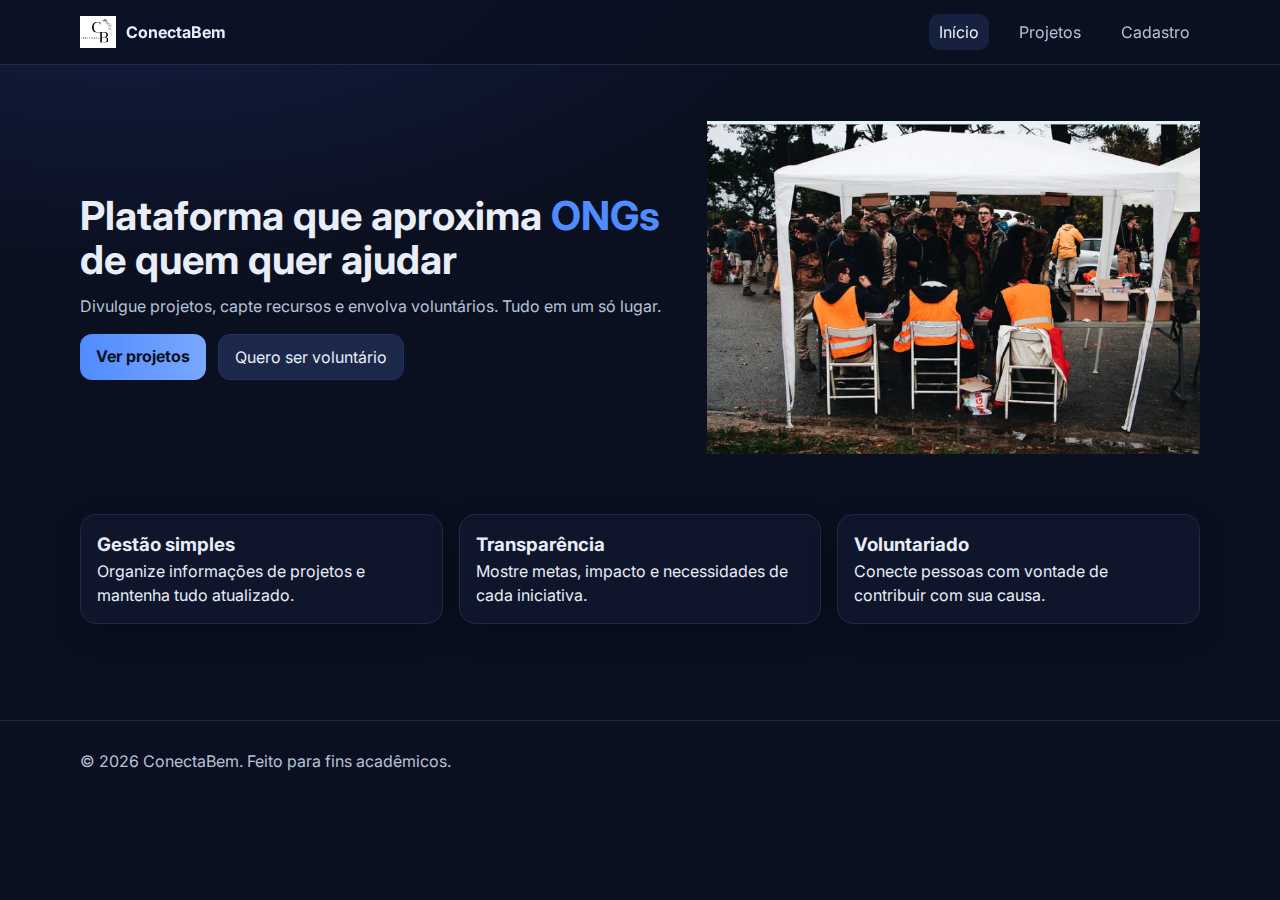
<file: index.html>
<!doctype html>
<html lang="pt-br">
<head>
<meta charset="utf-8" />
<meta name="viewport" content="width=device-width, initial-scale=1" />
<title>ConectaBem – Início</title>
<link rel="preconnect" href="https://fonts.googleapis.com">
<link rel="preconnect" href="https://fonts.gstatic.com" crossorigin>
<link href="https://fonts.googleapis.com/css2?family=Inter:wght@400;600;700&display=swap" rel="stylesheet">
<link rel="stylesheet" href="css/reset.css" />
<link rel="stylesheet" href="css/style.css" />
</head>
<body>
<header class="site-header">
<div class="container header-inner">
<a class="brand" href="index.html">
<img src="img/logo.png" alt="Logo ConectaBem" class="brand-logo" />
<span>ConectaBem</span>
</a>
<nav aria-label="principal">
<a href="index.html" class="active">Início</a>
<a href="projetos.html">Projetos</a>
<a href="cadastro.html">Cadastro</a>
</nav>
</div>
</header>


<main>
<section class="hero">
<div class="container hero-inner">
<div class="hero-copy">
<h1>Plataforma que aproxima <span class="highlight">ONGs</span> de quem quer ajudar</h1>
<p>Divulgue projetos, capte recursos e envolva voluntários. Tudo em um só lugar.</p>
<div class="actions">
<a class="btn primary" href="projetos.html">Ver projetos</a>
<a class="btn" href="cadastro.html">Quero ser voluntário</a>
</div>
</div>
<figure class="hero-figure" aria-hidden="true">
<img src="img/hero-placeholder.png" alt="Ilustração de pessoas voluntárias" />
</figure>
</div>
</section>


<section class="features container" aria-label="Recursos">
<article class="card">
<h3>Gestão simples</h3>
<p>Organize informações de projetos e mantenha tudo atualizado.</p>
</article>
<article class="card">
<h3>Transparência</h3>
<p>Mostre metas, impacto e necessidades de cada iniciativa.</p>
</article>
<article class="card">
<h3>Voluntariado</h3>
<p>Conecte pessoas com vontade de contribuir com sua causa.</p>
</article>
</section>
</main>


<footer class="site-footer">
<div class="container">
<p>© <span id="year"></span> ConectaBem. Feito para fins acadêmicos.</p>
</div>
</footer>


<script src="js/script.js"></script>
</body>
</html>
</file>
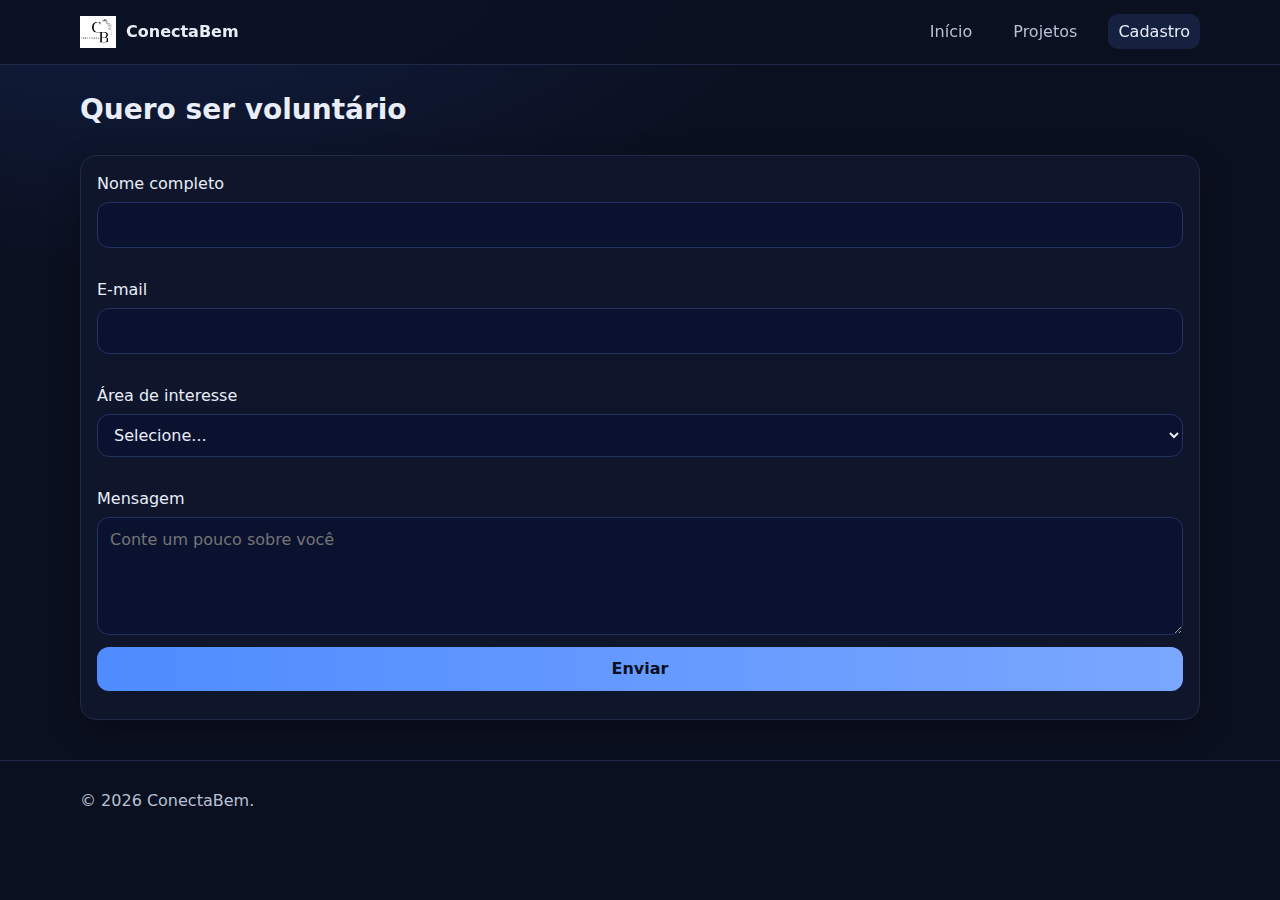
<file: cadastro.html>
<!doctype html>
<html lang="pt-br">
<head>
<meta charset="utf-8" />
<meta name="viewport" content="width=device-width, initial-scale=1" />
<title>ConectaBem – Cadastro</title>
<link rel="stylesheet" href="css/reset.css" />
<link rel="stylesheet" href="css/style.css" />
</head>
<body>
<header class="site-header">
<div class="container header-inner">
<a class="brand" href="index.html">
<img src="img/logo.png" alt="Logo ConectaBem" class="brand-logo" />
<span>ConectaBem</span>
</a>
<nav aria-label="principal">
<a href="index.html">Início</a>
<a href="projetos.html">Projetos</a>
<a href="cadastro.html" class="active">Cadastro</a>
</nav>
</div>
</header>


<main class="container">
<h1 class="page-title">Quero ser voluntário</h1>


<form id="form-cadastro" class="form card" novalidate>
<div class="field">
<label for="nome">Nome completo</label>
<input id="nome" name="nome" type="text" required />
<small class="error"></small>
</div>


<div class="field">
<label for="email">E-mail</label>
<input id="email" name="email" type="email" required />
<small class="error"></small>
</div>


<div class="field">
<label for="area">Área de interesse</label>
<select id="area" name="area" required>
<option value="">Selecione...</option>
<option>Educação</option>
<option>Meio ambiente</option>
<option>Bem-estar animal</option>
<option>Saúde</option>
</select>
<small class="error"></small>
</div>


<div class="field">
<label for="mensagem">Mensagem</label>
<textarea id="mensagem" name="mensagem" rows="4" placeholder="Conte um pouco sobre você"></textarea>
</div>


<button class="btn primary" type="submit">Enviar</button>
<p id="status" role="status" aria-live="polite"></p>
</form>
</main>


<footer class="site-footer">
<div class="container">
<p>© <span id="year"></span> ConectaBem.</p>
</div>
</footer>


<script src="js/script.js"></script>
</body>
</html>
</file>
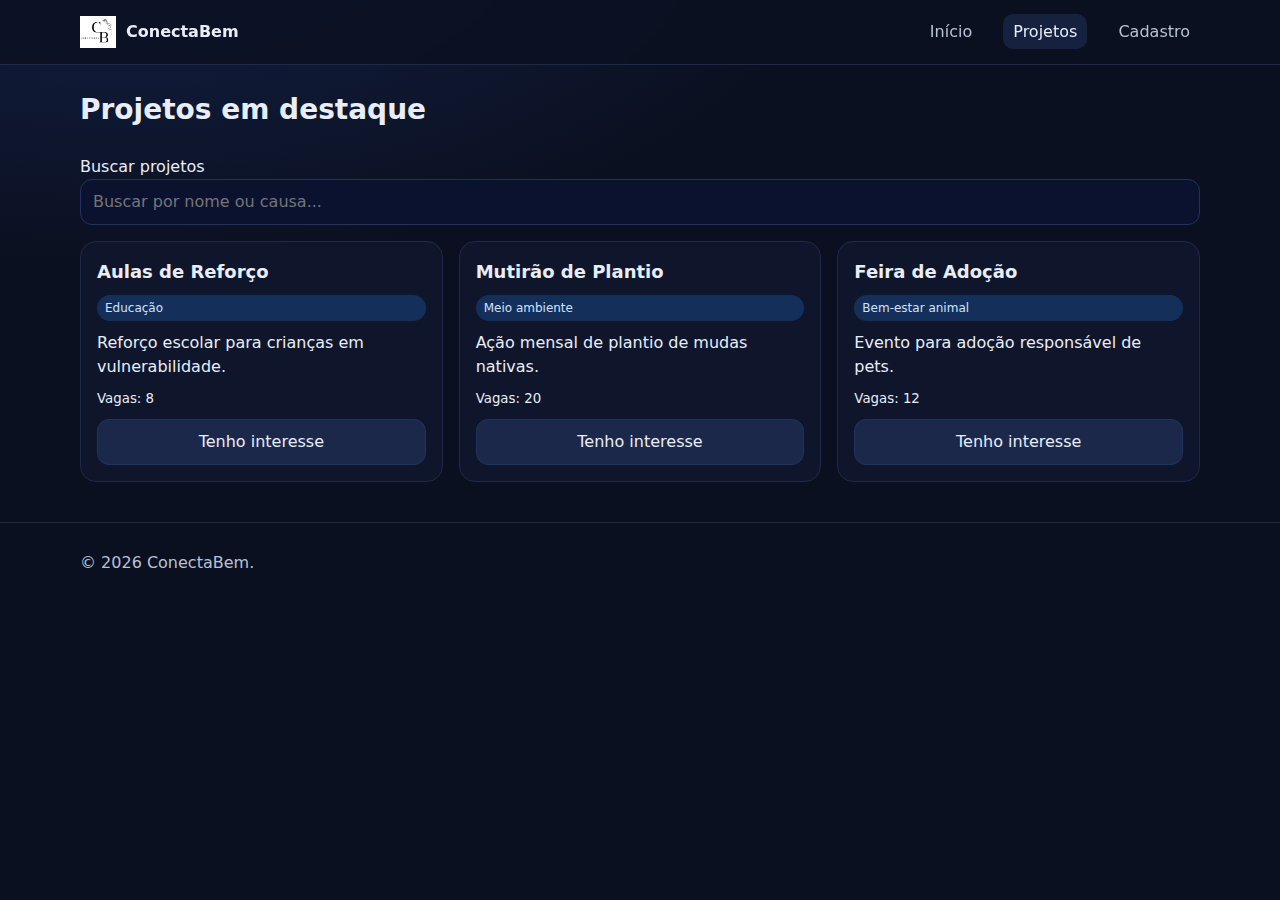
<file: projetos.html>
<!doctype html>
<html lang="pt-br">
<head>
<meta charset="utf-8" />
<meta name="viewport" content="width=device-width, initial-scale=1" />
<title>ConectaBem – Projetos</title>
<link rel="stylesheet" href="css/reset.css" />
<link rel="stylesheet" href="css/style.css" />
</head>
<body>
<header class="site-header">
<div class="container header-inner">
<a class="brand" href="index.html">
<img src="img/logo.png" alt="Logo ConectaBem" class="brand-logo" />
<span>ConectaBem</span>
</a>
<nav aria-label="principal">
<a href="index.html">Início</a>
<a href="projetos.html" class="active">Projetos</a>
<a href="cadastro.html">Cadastro</a>
</nav>
</div>
</header>


<main class="container">
<h1 class="page-title">Projetos em destaque</h1>


<label class="sr-only" for="buscar">Buscar projetos</label>
<input id="buscar" class="input" type="search" placeholder="Buscar por nome ou causa..." />


<section id="lista-projetos" class="grid" aria-live="polite"></section>
</main>


<footer class="site-footer">
<div class="container">
<p>© <span id="year"></span> ConectaBem.</p>
</div>
</footer>


<script src="js/script.js"></script>
</body>
</html>
</file>
<file: css/style.css>
body { font-family: 'Inter', system-ui, Arial, sans-serif; color: var(--text); background: radial-gradient(1200px 600px at 10% -10%, #132147 0%, transparent 60%), var(--bg); }
.container { width: min(1120px, 92%); margin-inline: auto; }


.site-header { position: sticky; top: 0; background: rgba(11,16,32,0.8); backdrop-filter: blur(8px); border-bottom: 1px solid #1f2a48; }
.header-inner { display:flex; align-items:center; justify-content:space-between; padding: 14px 0; }
.brand { display:flex; align-items:center; gap:10px; color: var(--text); text-decoration: none; font-weight:700; }
.brand-logo { width: 36px; height: 36px; object-fit: contain; }
nav a { color: var(--muted); text-decoration:none; margin-left: 16px; padding: 8px 10px; border-radius: 10px; }
nav a.active, nav a:hover { color: var(--text); background:#162140; }


.hero { padding: 56px 0 32px; }
.hero-inner { display:grid; gap: 24px; grid-template-columns: 1.1fr .9fr; align-items: center; }
.hero h1 { font-size: clamp(28px, 4vw, 40px); line-height: 1.1; margin-bottom: 12px; }
.hero p { color: var(--muted); margin-bottom: 16px; }
.highlight { color: var(--acc); }
.actions { display:flex; gap:12px; }
.btn { display:inline-block; padding: 10px 16px; border-radius: 12px; background:#1c284a; color: var(--text); text-decoration:none; border:1px solid #22325f; }
.btn.primary { background: linear-gradient(90deg, var(--acc), #7aa7ff); border: none; color: #0b1020; font-weight: 700; }


.features { display:grid; grid-template-columns: repeat(auto-fit, minmax(220px, 1fr)); gap:16px; padding: 28px 0 56px; }
.card { background: var(--card); border:1px solid #1f2a48; border-radius: 16px; padding: 16px; box-shadow: 0 10px 30px rgba(0,0,0,.25); }


.page-title { font-size: 28px; margin: 24px 0; }
.input { width: 100%; padding: 10px 12px; border-radius: 12px; background: #0b1230; border:1px solid #22325f; color: var(--text); }
.grid { display:grid; grid-template-columns: repeat(auto-fit, minmax(240px, 1fr)); gap: 16px; margin-top: 16px; }


.project-card { display:flex; flex-direction:column; gap:10px; padding:16px; background: var(--card); border:1px solid #1f2a48; border-radius: 16px; }
.project-card h3 { font-size: 18px; }
.badge { display:inline-block; padding: 4px 8px; border-radius: 999px; background:#14305a; color:#cfe1ff; font-size: 12px; }


.form { display:grid; gap:12px; }
.field { display:grid; gap:6px; }
.field input, .field textarea, .field select { padding:10px 12px; border-radius:12px; background:#0b1230; border:1px solid #22325f; color:var(--text); }
.error { color:#ffb4b4; min-height: 1em; font-size: 12px; }


.site-footer { padding: 28px 0; border-top:1px solid #1f2a48; margin-top: 40px; color: var(--muted); }


@media (max-width: 860px) { .hero-inner { grid-template-columns: 1fr; } .hero-figure { order: -1; } }
</file>
